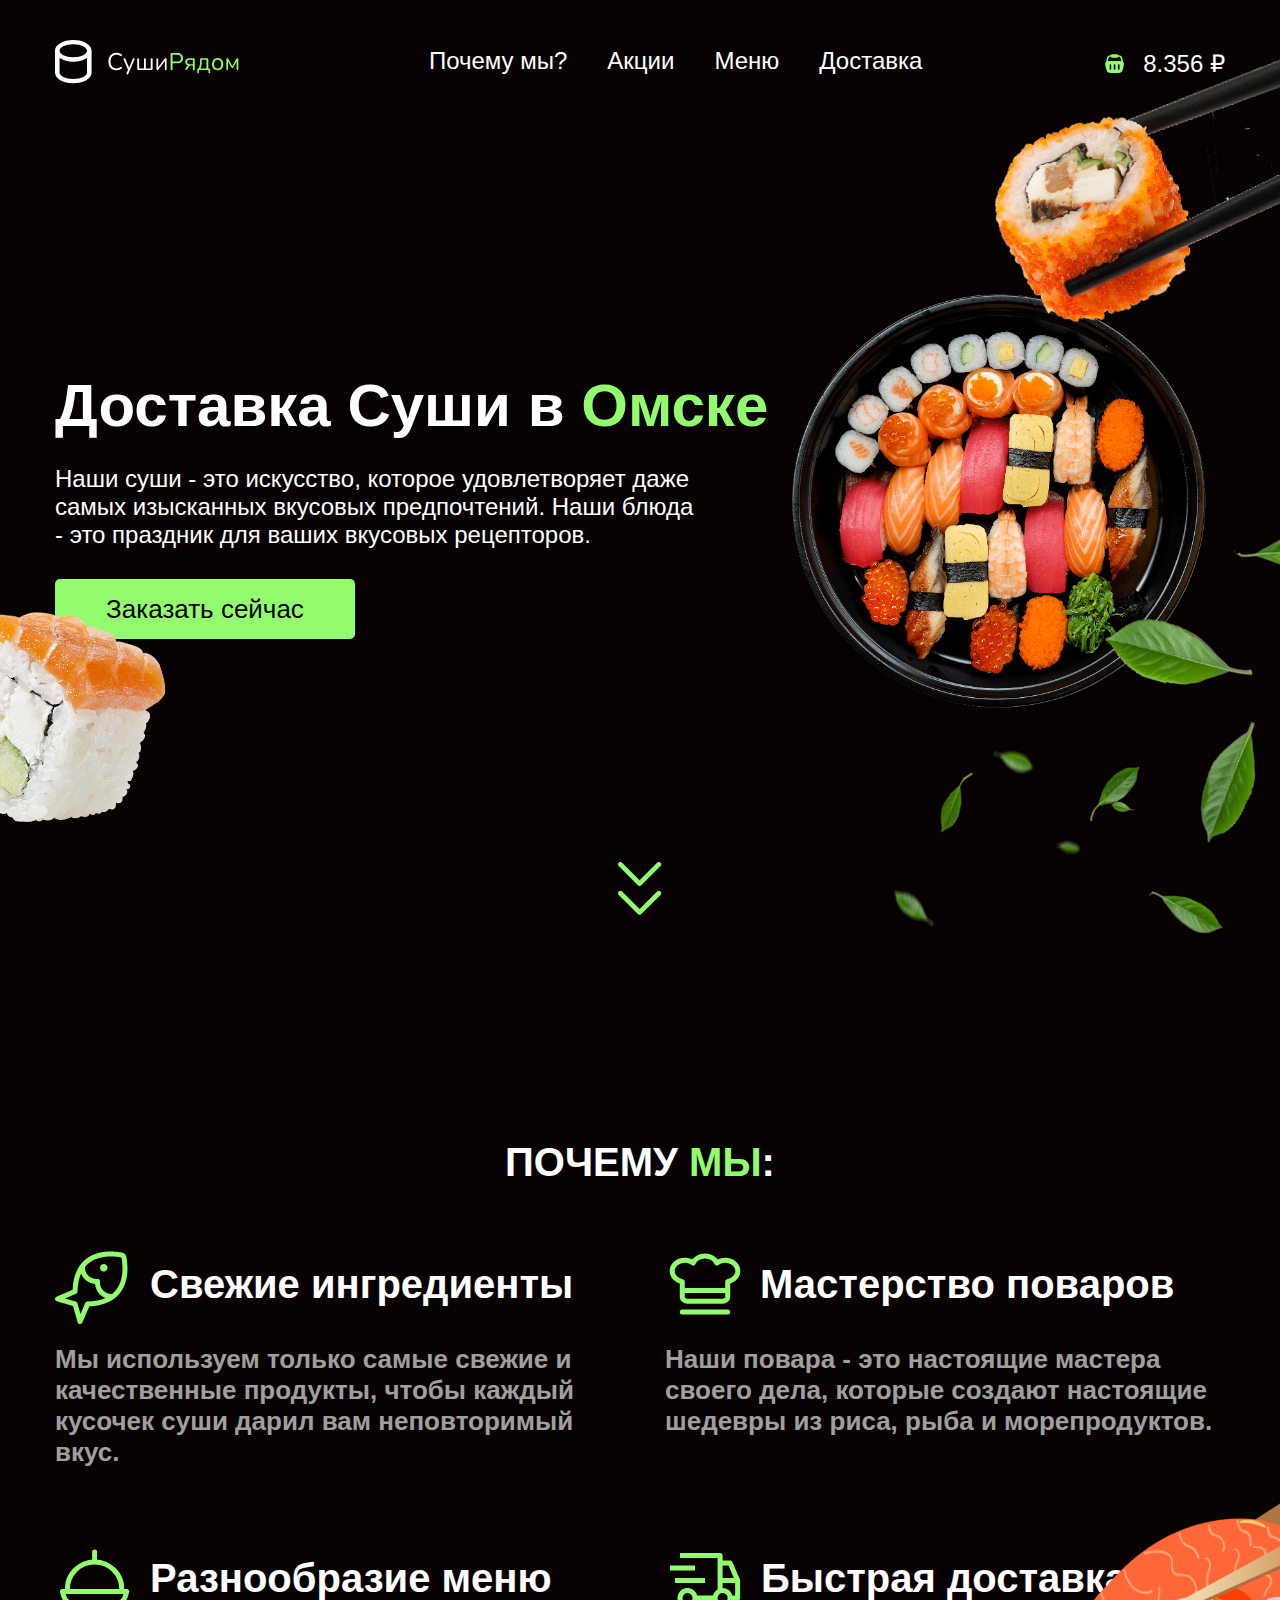
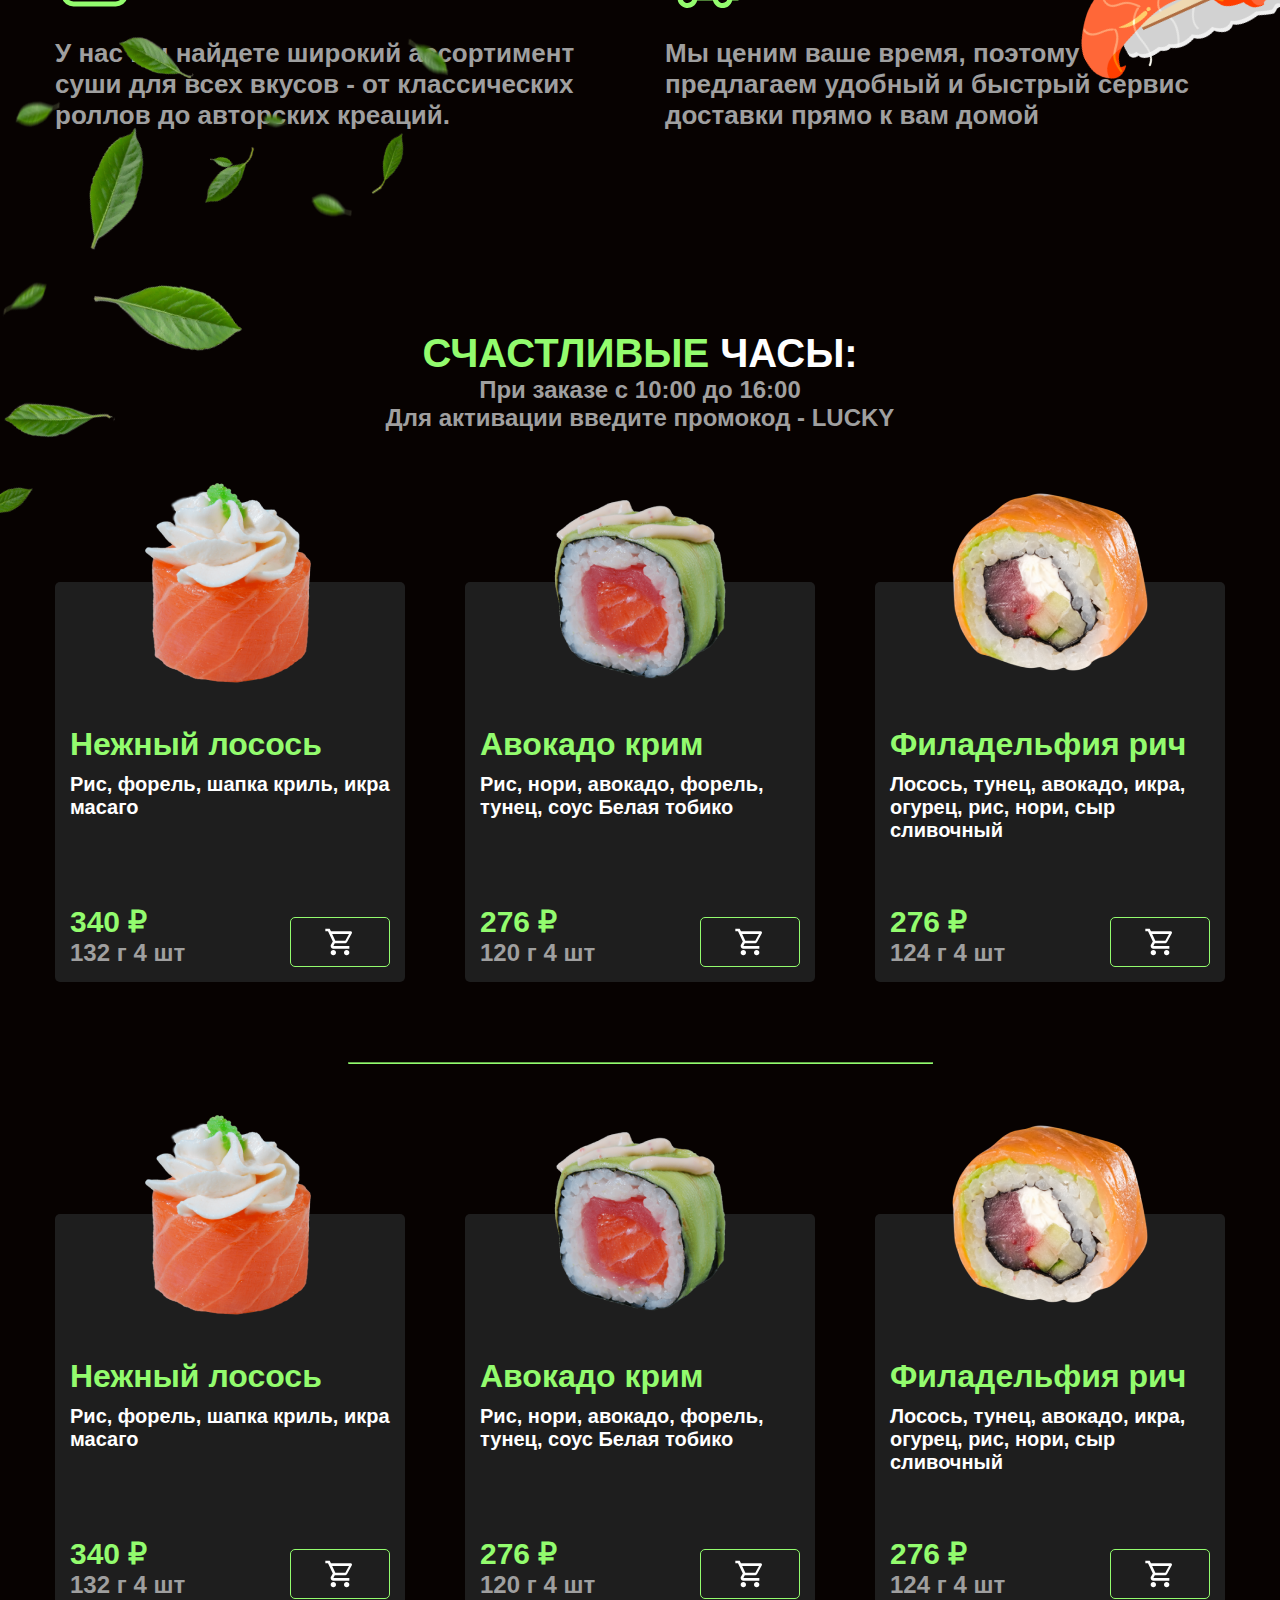
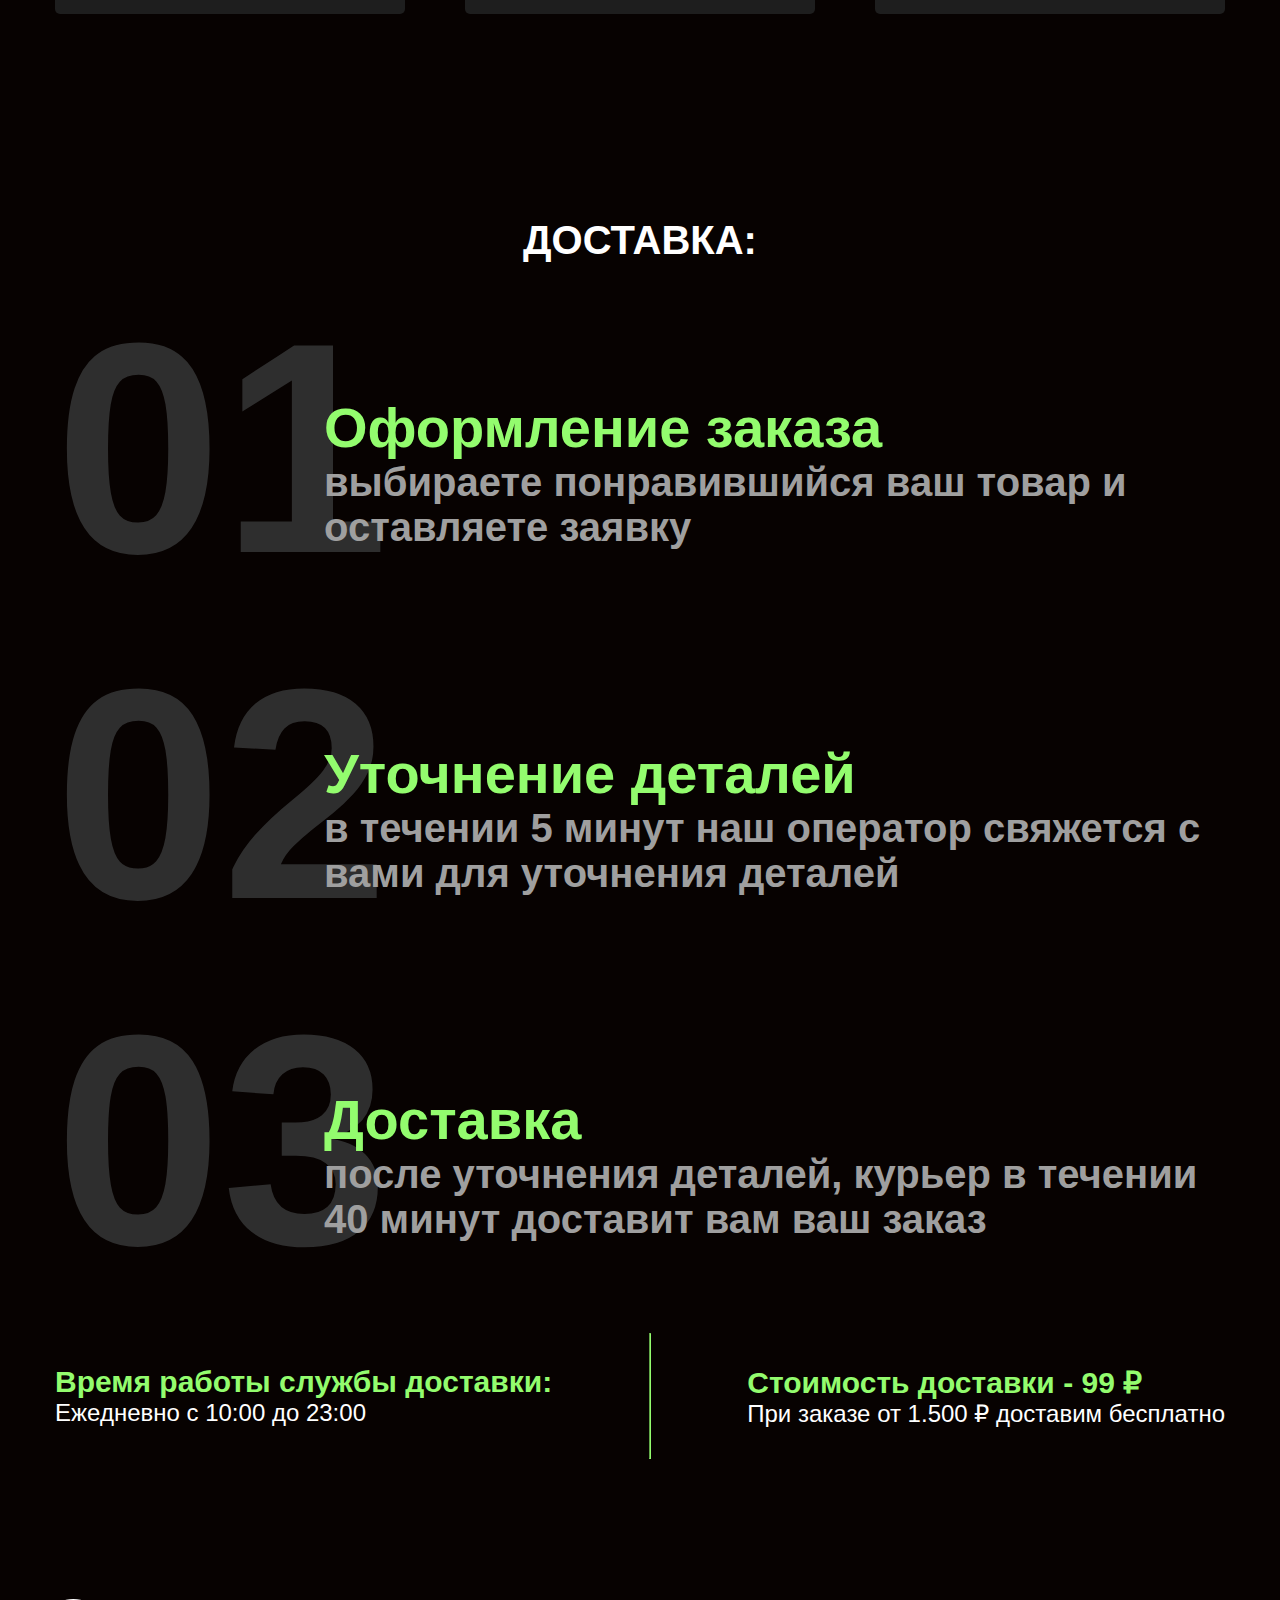
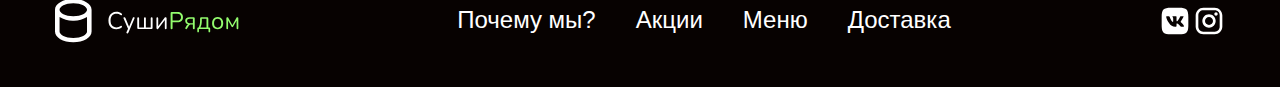
<file: index.html>
<!DOCTYPE html>
<html lang="ru">
  <head>
    <meta charset="UTF-8" />
    <meta name="viewport" content="width=device-width, initial-scale=1.0" />
    <link rel="stylesheet" href="./assests/style/style.css" />
    <script
      src="https://code.jquery.com/jquery-3.7.0.min.js"
      integrity="sha256-2Pmvv0kuTBOenSvLm6bvfBSSHrUJ+3A7x6P5Ebd07/g="
      crossorigin="anonymous"
    ></script>
    <title>СушиРядом</title>
  </head>
  <body>
    <header>
      <div class="container">
        <div class="headerInner">
          <a class="logo" href="">
            <img src="./assests/img/logo.svg" alt="logo" />
          </a>

          <ul>
            <li><a href="#advantage">Почему мы?</a></li>
            <li><a href="#catalog">Акции</a></li>
            <li><a href="#menu">Меню</a></li>
            <li><a href="#delivery">Доставка</a></li>
          </ul>

          <a href="./assests/pages/cart.html" class="cart">
            <img src="./assests/img/cart.svg" alt="cart" />
            <p class="cartPrice">8.356 ₽</p>
          </a>
        </div>
      </div>
    </header>

    <main>
      <section class="intro">
        <div class="container">
          <div class="introInner">
            <div class="introBlock">
              <h1 class="title">Доставка Суши в <span>Омске</span></h1>
              <p class="desc">
                Наши суши - это искусство, которое удовлетворяет даже самых
                изысканных вкусовых предпочтений. Наши блюда - это праздник для
                ваших вкусовых рецепторов.
              </p>
              <button class="button">Заказать сейчас</button>
            </div>
            <div class="introImg">
              <img src="./assests/img/intro.png" alt="intro" />
            </div>
          </div>
          <div class="introArrow">
            <img src="./assests/img/arrow.svg" alt="arrow" />
          </div>

          <div class="bg_a">
            <img src="./assests/img/bg/sushi_1.png" alt="sushi" />
          </div>
          <div class="bg_b">
            <img src="./assests/img/bg/sushi_3.png" alt="sushi" />
          </div>
          <div class="bg_c">
            <img src="./assests/img/bg/leaves.png" alt="leaves" />
          </div>
        </div>
      </section>

      <section class="advantage">
        <div class="container">
          <div class="advantageInner">
            <div class="advantageTitle">
              <h1 id="advantage">Почему <span>мы</span>:</h1>
            </div>

            <div class="advantageBlock">
              <div class="advantageItem">
                <div class="block">
                  <img src="./assests/img/fish.svg" alt="fish" />
                  <h2 class="title">Свежие ингредиенты</h2>
                </div>
                <p class="desc">
                  Мы используем только самые свежие и качественные продукты,
                  чтобы каждый кусочек суши дарил вам неповторимый вкус.
                </p>
              </div>

              <div class="advantageItem">
                <div class="block">
                  <img src="./assests/img/kitchen.svg" alt="kitchen" />
                  <h2 class="title">Мастерство поваров</h2>
                </div>
                <p class="desc">
                  Наши повара - это настоящие мастера своего дела, которые
                  создают настоящие шедевры из риса, рыба и морепродуктов.
                </p>
              </div>

              <div class="advantageItem">
                <div class="block">
                  <img src="./assests/img/service.svg" alt="service" />
                  <h2 class="title">Разнообразие меню</h2>
                </div>
                <p class="desc">
                  У нас вы найдете широкий ассортимент суши для всех вкусов - от
                  классических роллов до авторских креаций.
                </p>
              </div>

              <div class="advantageItem">
                <div class="block">
                  <img src="./assests/img/delivery.svg" alt="delivery" />
                  <h2 class="title">Быстрая доставка</h2>
                </div>
                <p class="desc">
                  Мы ценим ваше время, поэтому предлагаем удобный и быстрый
                  сервис доставки прямо к вам домой
                </p>
              </div>
            </div>
          </div>
        </div>

        <div class="bg_a">
          <img src="./assests/img/bg/sushi_2.png" alt="sushi" />
        </div>
        <div class="bg_b">
          <img src="./assests/img/bg/leaves.png" alt="leaves" />
        </div>
      </section>

      <section class="catalog">
        <div class="container">
          <div class="catalogInner" id="catalog">
            <h1 class="catalogTitle">Счастливые <span>часы:</span></h1>
            <p class="catalogDesc">При заказе с 10:00 до 16:00</p>
            <p class="catalogDesc">Для активации введите промокод - LUCKY</p>

            <div class="cards">
              <div class="card">
                <div class="img">
                  <img src="./assests/img/photo/image 1.png" alt="sushi" />
                </div>
                <h1 class="title">Нежный лосось</h1>
                <p class="desc">Рис, форель, шапка криль, икра масаго</p>
                <div class="info">
                  <p class="price">340 ₽</p>
                  <p class="weight">132 г 4 шт</p>
                </div>
                <button>
                  <svg
                    xmlns="http://www.w3.org/2000/svg"
                    width="32"
                    height="32"
                    viewBox="0 0 32 32"
                    fill="none"
                  >
                    <path
                      d="M22.6667 24C23.3739 24 24.0522 24.2809 24.5523 24.781C25.0524 25.2811 25.3333 25.9594 25.3333 26.6666C25.3333 27.3739 25.0524 28.0521 24.5523 28.5522C24.0522 29.0523 23.3739 29.3333 22.6667 29.3333C21.9594 29.3333 21.2812 29.0523 20.7811 28.5522C20.281 28.0521 20 27.3739 20 26.6666C20 25.1866 21.1867 24 22.6667 24ZM1.33334 2.66663H5.69334L6.94668 5.33329H26.6667C27.0203 5.33329 27.3594 5.47377 27.6095 5.72382C27.8595 5.97387 28 6.313 28 6.66663C28 6.89329 27.9333 7.11996 27.84 7.33329L23.0667 15.96C22.6133 16.7733 21.7333 17.3333 20.7333 17.3333H10.8L9.60001 19.5066L9.56001 19.6666C9.56001 19.755 9.59513 19.8398 9.65764 19.9023C9.72015 19.9648 9.80494 20 9.89334 20H25.3333V22.6666H9.33334C8.6261 22.6666 7.94782 22.3857 7.44772 21.8856C6.94763 21.3855 6.66668 20.7072 6.66668 20C6.66668 19.5333 6.78668 19.0933 6.98668 18.72L8.80001 15.4533L4.00001 5.33329H1.33334V2.66663ZM9.33334 24C10.0406 24 10.7189 24.2809 11.219 24.781C11.7191 25.2811 12 25.9594 12 26.6666C12 27.3739 11.7191 28.0521 11.219 28.5522C10.7189 29.0523 10.0406 29.3333 9.33334 29.3333C8.6261 29.3333 7.94782 29.0523 7.44772 28.5522C6.94763 28.0521 6.66668 27.3739 6.66668 26.6666C6.66668 25.1866 7.85334 24 9.33334 24ZM21.3333 14.6666L25.04 7.99996H8.18668L11.3333 14.6666H21.3333Z"
                      fill="white"
                    />
                  </svg>
                </button>
              </div>

              <div class="card">
                <div class="img">
                  <img src="./assests/img/photo/image 2.png" alt="sushi" />
                </div>
                <h1 class="title">Авокадо крим</h1>
                <p class="desc">
                  Рис, нори, авокадо, форель, тунец, соус Белая тобико
                </p>
                <div class="info">
                  <p class="price">276 ₽</p>
                  <p class="weight">120 г 4 шт</p>
                </div>
                <button>
                  <svg
                    xmlns="http://www.w3.org/2000/svg"
                    width="32"
                    height="32"
                    viewBox="0 0 32 32"
                    fill="none"
                  >
                    <path
                      d="M22.6667 24C23.3739 24 24.0522 24.2809 24.5523 24.781C25.0524 25.2811 25.3333 25.9594 25.3333 26.6666C25.3333 27.3739 25.0524 28.0521 24.5523 28.5522C24.0522 29.0523 23.3739 29.3333 22.6667 29.3333C21.9594 29.3333 21.2812 29.0523 20.7811 28.5522C20.281 28.0521 20 27.3739 20 26.6666C20 25.1866 21.1867 24 22.6667 24ZM1.33334 2.66663H5.69334L6.94668 5.33329H26.6667C27.0203 5.33329 27.3594 5.47377 27.6095 5.72382C27.8595 5.97387 28 6.313 28 6.66663C28 6.89329 27.9333 7.11996 27.84 7.33329L23.0667 15.96C22.6133 16.7733 21.7333 17.3333 20.7333 17.3333H10.8L9.60001 19.5066L9.56001 19.6666C9.56001 19.755 9.59513 19.8398 9.65764 19.9023C9.72015 19.9648 9.80494 20 9.89334 20H25.3333V22.6666H9.33334C8.6261 22.6666 7.94782 22.3857 7.44772 21.8856C6.94763 21.3855 6.66668 20.7072 6.66668 20C6.66668 19.5333 6.78668 19.0933 6.98668 18.72L8.80001 15.4533L4.00001 5.33329H1.33334V2.66663ZM9.33334 24C10.0406 24 10.7189 24.2809 11.219 24.781C11.7191 25.2811 12 25.9594 12 26.6666C12 27.3739 11.7191 28.0521 11.219 28.5522C10.7189 29.0523 10.0406 29.3333 9.33334 29.3333C8.6261 29.3333 7.94782 29.0523 7.44772 28.5522C6.94763 28.0521 6.66668 27.3739 6.66668 26.6666C6.66668 25.1866 7.85334 24 9.33334 24ZM21.3333 14.6666L25.04 7.99996H8.18668L11.3333 14.6666H21.3333Z"
                      fill="white"
                    />
                  </svg>
                </button>
              </div>

              <div class="card">
                <div class="img">
                  <img src="./assests/img/photo/image 3.png" alt="sushi" />
                </div>
                <h1 class="title">Филадельфия рич</h1>
                <p class="desc">
                  Лосось, тунец, авокадо, икра, огурец, рис, нори, сыр сливочный
                </p>
                <div class="info">
                  <p class="price">276 ₽</p>
                  <p class="weight">124 г 4 шт</p>
                </div>
                <button>
                  <svg
                    xmlns="http://www.w3.org/2000/svg"
                    width="32"
                    height="32"
                    viewBox="0 0 32 32"
                    fill="none"
                  >
                    <path
                      d="M22.6667 24C23.3739 24 24.0522 24.2809 24.5523 24.781C25.0524 25.2811 25.3333 25.9594 25.3333 26.6666C25.3333 27.3739 25.0524 28.0521 24.5523 28.5522C24.0522 29.0523 23.3739 29.3333 22.6667 29.3333C21.9594 29.3333 21.2812 29.0523 20.7811 28.5522C20.281 28.0521 20 27.3739 20 26.6666C20 25.1866 21.1867 24 22.6667 24ZM1.33334 2.66663H5.69334L6.94668 5.33329H26.6667C27.0203 5.33329 27.3594 5.47377 27.6095 5.72382C27.8595 5.97387 28 6.313 28 6.66663C28 6.89329 27.9333 7.11996 27.84 7.33329L23.0667 15.96C22.6133 16.7733 21.7333 17.3333 20.7333 17.3333H10.8L9.60001 19.5066L9.56001 19.6666C9.56001 19.755 9.59513 19.8398 9.65764 19.9023C9.72015 19.9648 9.80494 20 9.89334 20H25.3333V22.6666H9.33334C8.6261 22.6666 7.94782 22.3857 7.44772 21.8856C6.94763 21.3855 6.66668 20.7072 6.66668 20C6.66668 19.5333 6.78668 19.0933 6.98668 18.72L8.80001 15.4533L4.00001 5.33329H1.33334V2.66663ZM9.33334 24C10.0406 24 10.7189 24.2809 11.219 24.781C11.7191 25.2811 12 25.9594 12 26.6666C12 27.3739 11.7191 28.0521 11.219 28.5522C10.7189 29.0523 10.0406 29.3333 9.33334 29.3333C8.6261 29.3333 7.94782 29.0523 7.44772 28.5522C6.94763 28.0521 6.66668 27.3739 6.66668 26.6666C6.66668 25.1866 7.85334 24 9.33334 24ZM21.3333 14.6666L25.04 7.99996H8.18668L11.3333 14.6666H21.3333Z"
                      fill="white"
                    />
                  </svg>
                </button>
              </div>
            </div>

            <hr id="menu" />

            <div class="cards">
              <div class="card">
                <div class="img">
                  <img src="./assests/img/photo/image 1.png" alt="sushi" />
                </div>
                <h1 class="title">Нежный лосось</h1>
                <p class="desc">Рис, форель, шапка криль, икра масаго</p>
                <div class="info">
                  <p class="price">340 ₽</p>
                  <p class="weight">132 г 4 шт</p>
                </div>
                <button>
                  <svg
                    xmlns="http://www.w3.org/2000/svg"
                    width="32"
                    height="32"
                    viewBox="0 0 32 32"
                    fill="none"
                  >
                    <path
                      d="M22.6667 24C23.3739 24 24.0522 24.2809 24.5523 24.781C25.0524 25.2811 25.3333 25.9594 25.3333 26.6666C25.3333 27.3739 25.0524 28.0521 24.5523 28.5522C24.0522 29.0523 23.3739 29.3333 22.6667 29.3333C21.9594 29.3333 21.2812 29.0523 20.7811 28.5522C20.281 28.0521 20 27.3739 20 26.6666C20 25.1866 21.1867 24 22.6667 24ZM1.33334 2.66663H5.69334L6.94668 5.33329H26.6667C27.0203 5.33329 27.3594 5.47377 27.6095 5.72382C27.8595 5.97387 28 6.313 28 6.66663C28 6.89329 27.9333 7.11996 27.84 7.33329L23.0667 15.96C22.6133 16.7733 21.7333 17.3333 20.7333 17.3333H10.8L9.60001 19.5066L9.56001 19.6666C9.56001 19.755 9.59513 19.8398 9.65764 19.9023C9.72015 19.9648 9.80494 20 9.89334 20H25.3333V22.6666H9.33334C8.6261 22.6666 7.94782 22.3857 7.44772 21.8856C6.94763 21.3855 6.66668 20.7072 6.66668 20C6.66668 19.5333 6.78668 19.0933 6.98668 18.72L8.80001 15.4533L4.00001 5.33329H1.33334V2.66663ZM9.33334 24C10.0406 24 10.7189 24.2809 11.219 24.781C11.7191 25.2811 12 25.9594 12 26.6666C12 27.3739 11.7191 28.0521 11.219 28.5522C10.7189 29.0523 10.0406 29.3333 9.33334 29.3333C8.6261 29.3333 7.94782 29.0523 7.44772 28.5522C6.94763 28.0521 6.66668 27.3739 6.66668 26.6666C6.66668 25.1866 7.85334 24 9.33334 24ZM21.3333 14.6666L25.04 7.99996H8.18668L11.3333 14.6666H21.3333Z"
                      fill="white"
                    />
                  </svg>
                </button>
              </div>

              <div class="card">
                <div class="img">
                  <img src="./assests/img/photo/image 2.png" alt="sushi" />
                </div>
                <h1 class="title">Авокадо крим</h1>
                <p class="desc">
                  Рис, нори, авокадо, форель, тунец, соус Белая тобико
                </p>
                <div class="info">
                  <p class="price">276 ₽</p>
                  <p class="weight">120 г 4 шт</p>
                </div>
                <button>
                  <svg
                    xmlns="http://www.w3.org/2000/svg"
                    width="32"
                    height="32"
                    viewBox="0 0 32 32"
                    fill="none"
                  >
                    <path
                      d="M22.6667 24C23.3739 24 24.0522 24.2809 24.5523 24.781C25.0524 25.2811 25.3333 25.9594 25.3333 26.6666C25.3333 27.3739 25.0524 28.0521 24.5523 28.5522C24.0522 29.0523 23.3739 29.3333 22.6667 29.3333C21.9594 29.3333 21.2812 29.0523 20.7811 28.5522C20.281 28.0521 20 27.3739 20 26.6666C20 25.1866 21.1867 24 22.6667 24ZM1.33334 2.66663H5.69334L6.94668 5.33329H26.6667C27.0203 5.33329 27.3594 5.47377 27.6095 5.72382C27.8595 5.97387 28 6.313 28 6.66663C28 6.89329 27.9333 7.11996 27.84 7.33329L23.0667 15.96C22.6133 16.7733 21.7333 17.3333 20.7333 17.3333H10.8L9.60001 19.5066L9.56001 19.6666C9.56001 19.755 9.59513 19.8398 9.65764 19.9023C9.72015 19.9648 9.80494 20 9.89334 20H25.3333V22.6666H9.33334C8.6261 22.6666 7.94782 22.3857 7.44772 21.8856C6.94763 21.3855 6.66668 20.7072 6.66668 20C6.66668 19.5333 6.78668 19.0933 6.98668 18.72L8.80001 15.4533L4.00001 5.33329H1.33334V2.66663ZM9.33334 24C10.0406 24 10.7189 24.2809 11.219 24.781C11.7191 25.2811 12 25.9594 12 26.6666C12 27.3739 11.7191 28.0521 11.219 28.5522C10.7189 29.0523 10.0406 29.3333 9.33334 29.3333C8.6261 29.3333 7.94782 29.0523 7.44772 28.5522C6.94763 28.0521 6.66668 27.3739 6.66668 26.6666C6.66668 25.1866 7.85334 24 9.33334 24ZM21.3333 14.6666L25.04 7.99996H8.18668L11.3333 14.6666H21.3333Z"
                      fill="white"
                    />
                  </svg>
                </button>
              </div>

              <div class="card">
                <div class="img">
                  <img src="./assests/img/photo/image 3.png" alt="sushi" />
                </div>
                <h1 class="title">Филадельфия рич</h1>
                <p class="desc">
                  Лосось, тунец, авокадо, икра, огурец, рис, нори, сыр сливочный
                </p>
                <div class="info">
                  <p class="price">276 ₽</p>
                  <p class="weight">124 г 4 шт</p>
                </div>
                <button>
                  <svg
                    xmlns="http://www.w3.org/2000/svg"
                    width="32"
                    height="32"
                    viewBox="0 0 32 32"
                    fill="none"
                  >
                    <path
                      d="M22.6667 24C23.3739 24 24.0522 24.2809 24.5523 24.781C25.0524 25.2811 25.3333 25.9594 25.3333 26.6666C25.3333 27.3739 25.0524 28.0521 24.5523 28.5522C24.0522 29.0523 23.3739 29.3333 22.6667 29.3333C21.9594 29.3333 21.2812 29.0523 20.7811 28.5522C20.281 28.0521 20 27.3739 20 26.6666C20 25.1866 21.1867 24 22.6667 24ZM1.33334 2.66663H5.69334L6.94668 5.33329H26.6667C27.0203 5.33329 27.3594 5.47377 27.6095 5.72382C27.8595 5.97387 28 6.313 28 6.66663C28 6.89329 27.9333 7.11996 27.84 7.33329L23.0667 15.96C22.6133 16.7733 21.7333 17.3333 20.7333 17.3333H10.8L9.60001 19.5066L9.56001 19.6666C9.56001 19.755 9.59513 19.8398 9.65764 19.9023C9.72015 19.9648 9.80494 20 9.89334 20H25.3333V22.6666H9.33334C8.6261 22.6666 7.94782 22.3857 7.44772 21.8856C6.94763 21.3855 6.66668 20.7072 6.66668 20C6.66668 19.5333 6.78668 19.0933 6.98668 18.72L8.80001 15.4533L4.00001 5.33329H1.33334V2.66663ZM9.33334 24C10.0406 24 10.7189 24.2809 11.219 24.781C11.7191 25.2811 12 25.9594 12 26.6666C12 27.3739 11.7191 28.0521 11.219 28.5522C10.7189 29.0523 10.0406 29.3333 9.33334 29.3333C8.6261 29.3333 7.94782 29.0523 7.44772 28.5522C6.94763 28.0521 6.66668 27.3739 6.66668 26.6666C6.66668 25.1866 7.85334 24 9.33334 24ZM21.3333 14.6666L25.04 7.99996H8.18668L11.3333 14.6666H21.3333Z"
                      fill="white"
                    />
                  </svg>
                </button>
              </div>
            </div>
          </div>
        </div>
      </section>

      <section class="delivery">
        <div class="container">
          <div class="deliveryInner">
            <h1 class="deliveryTitle" id="delivery">Доставка:</h1>
            <div class="stages">
              <div class="stage">
                <h1 class="number">01</h1>
                <div class="block">
                  <h2 class="title">Оформление заказа</h2>
                  <p class="desc">
                    выбираете понравившийся ваш товар и оставляете заявку
                  </p>
                </div>
              </div>
              <div class="stage">
                <h1 class="number">02</h1>
                <div class="block">
                  <h2 class="title">Уточнение деталей</h2>
                  <p class="desc">
                    в течении 5 минут наш оператор свяжется с вами для уточнения
                    деталей
                  </p>
                </div>
              </div>
              <div class="stage">
                <h1 class="number">03</h1>
                <div class="block">
                  <h2 class="title">Доставка</h2>
                  <p class="desc">
                    после уточнения деталей, курьер в течении 40 минут доставит
                    вам ваш заказ
                  </p>
                </div>
              </div>
            </div>
          </div>
        </div>
      </section>

      <section class="maps">
        <div class="container">
          <div class="mapsInner">
            <div class="block">
              <div class="time">
                <h2 class="title">Время работы службы доставки:</h2>
                <p class="desc">Ежедневно с 10:00 до 23:00</p>
              </div>
              <hr />
              <div class="price">
                <h2 class="title">Стоимость доставки - 99 ₽</h2>
                <p class="desc">При заказе от 1.500 ₽ доставим бесплатно</p>
              </div>
            </div>
            <div class="map">
              <script
                type="text/javascript"
                charset="utf-8"
                async
                src="https://api-maps.yandex.ru/services/constructor/1.0/js/?um=constructor%3Ad2b671b038099e7a16516444b2e8f734bbafedd79c113d287cedb62d2cba965c&amp;width=100%25&amp;height=500&amp;lang=ru_RU&amp;scroll=true"
              ></script>
            </div>
          </div>
        </div>
      </section>
    </main>

    <footer>
      <div class="container">
        <div class="footerInner">
          <a class="logo" href="">
            <img src="./assests/img/logo.svg" alt="logo" />
          </a>

          <ul>
            <li><a href="#advantage">Почему мы?</a></li>
            <li><a href="#catalog">Акции</a></li>
            <li><a href="#menu">Меню</a></li>
            <li><a href="#delivery">Доставка</a></li>
          </ul>

          <div class="link">
            <a href="https://vk.com" target="_blank">
              <img src="./assests/img/vk.svg" alt="vk" />
            </a>
            <a href="https://instagram.com" target="_blank">
              <img src="./assests/img/inst.svg" alt="inst" />
            </a>
          </div>
        </div>
      </div>
    </footer>

    <script src="./assests/scripts/main.js"></script>
  </body>
</html>
</file>
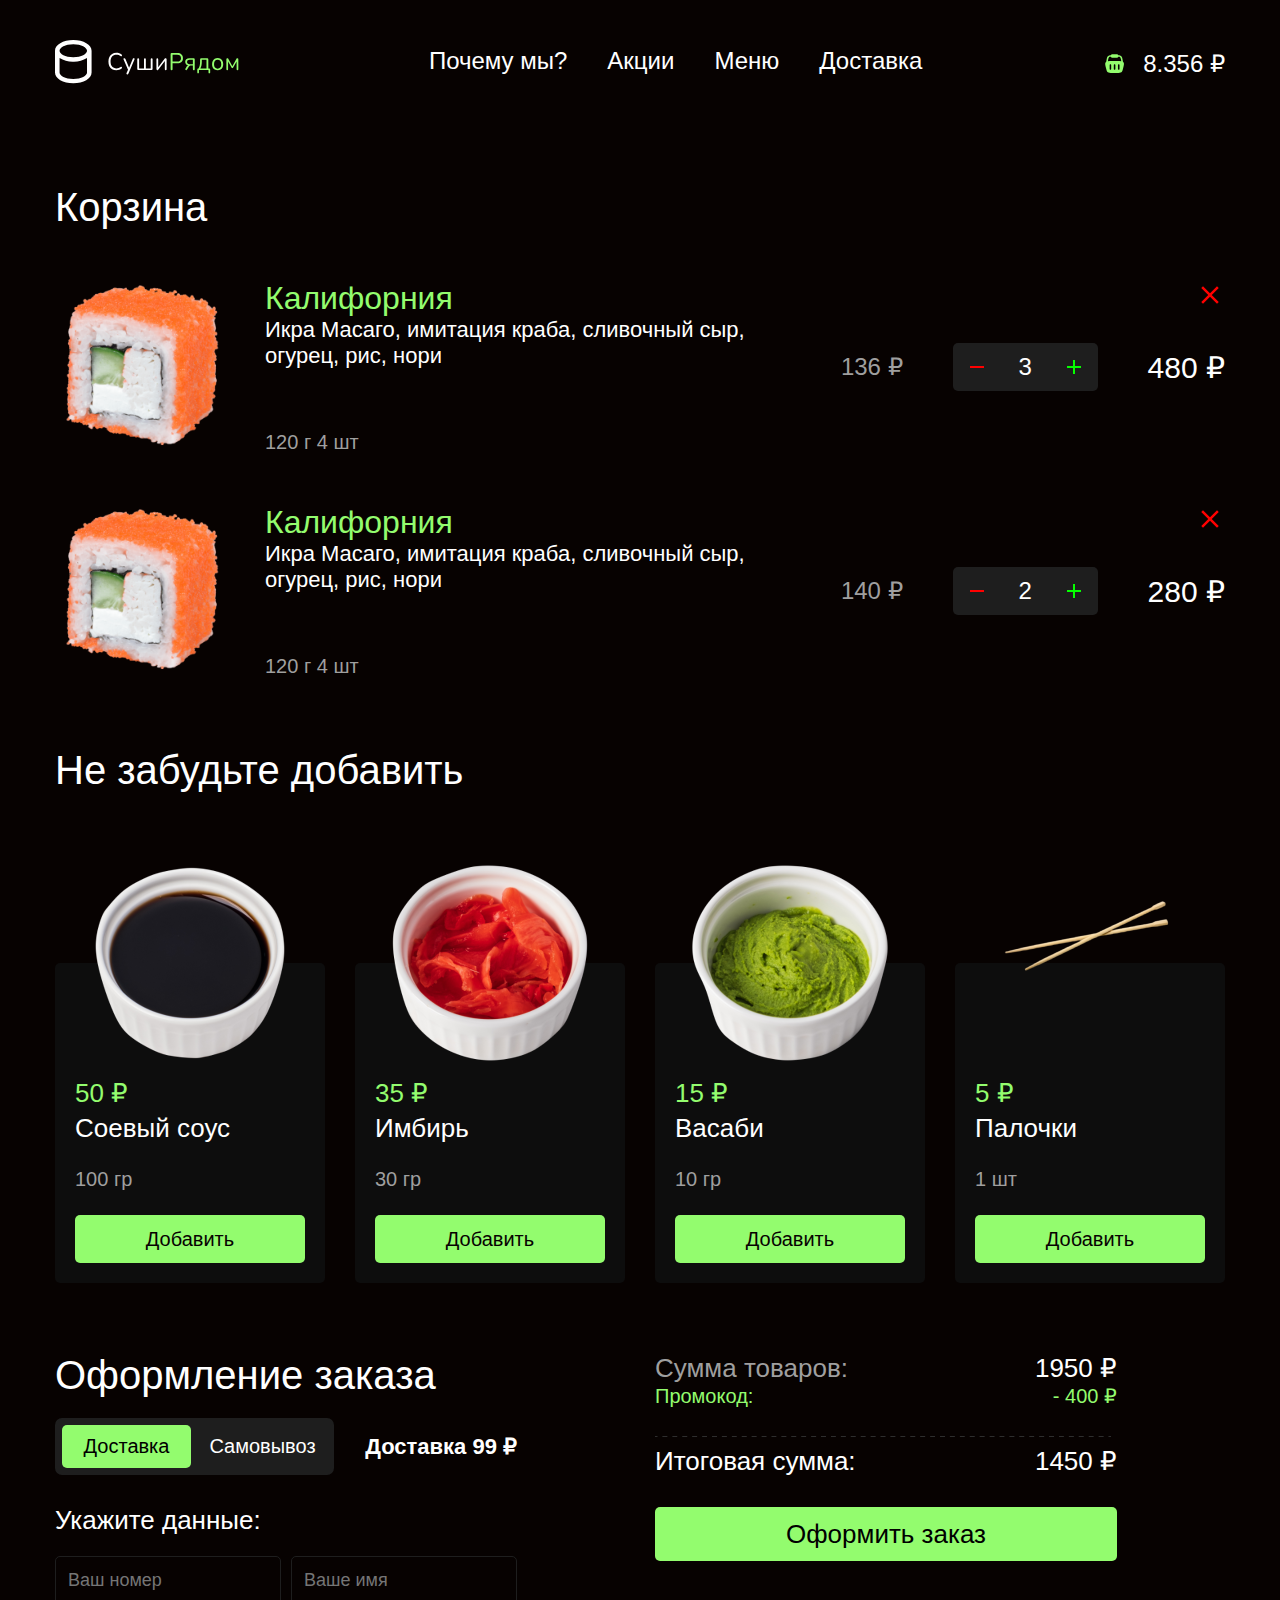
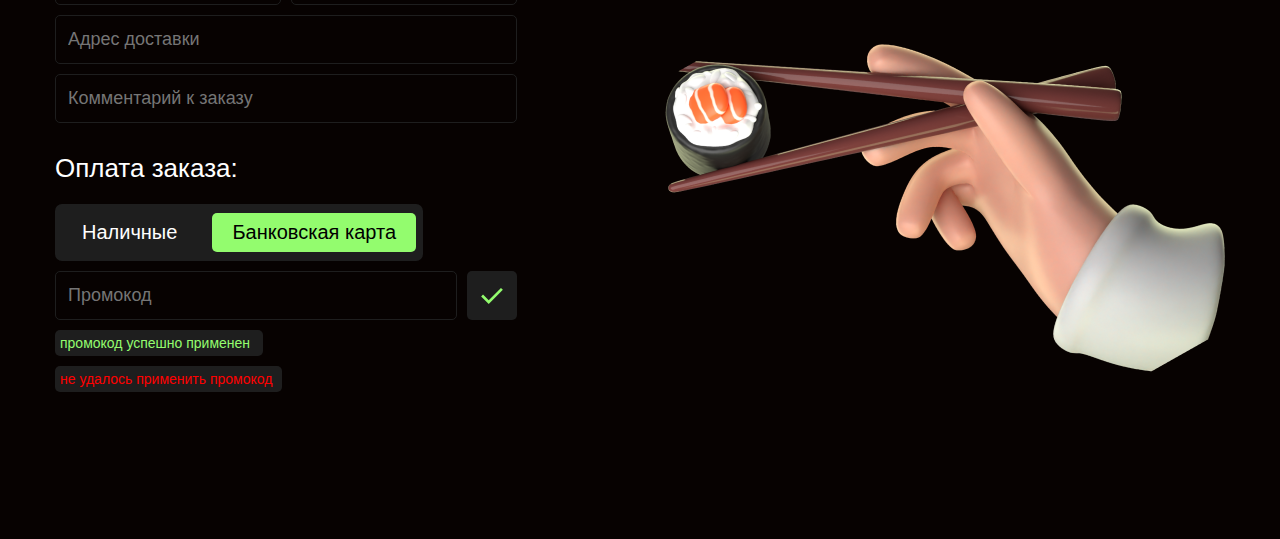
<file: assests/pages/cart.html>
<!DOCTYPE html>
<html lang="ru">
  <head>
    <meta charset="UTF-8" />
    <meta name="viewport" content="width=device-width, initial-scale=1.0" />
    <link rel="stylesheet" href="../style/style.css" />
    <script
      src="https://code.jquery.com/jquery-3.7.0.min.js"
      integrity="sha256-2Pmvv0kuTBOenSvLm6bvfBSSHrUJ+3A7x6P5Ebd07/g="
      crossorigin="anonymous"
    ></script>
    <title>СушиРядом - Оформление заказа</title>
  </head>
  <body>
    <header>
      <div class="container">
        <div class="headerInner">
          <a class="logo" href="">
            <img src="../img/logo.svg" alt="logo" />
          </a>

          <ul>
            <li><a href="#advantage">Почему мы?</a></li>
            <li><a href="#catalog">Акции</a></li>
            <li><a href="#menu">Меню</a></li>
            <li><a href="#delivery">Доставка</a></li>
          </ul>

          <a href="./assests/pages/cart.html" class="cart">
            <img src="../img/cart.svg" alt="cart" />
            <p class="cartPrice">8.356 ₽</p>
          </a>
        </div>
      </div>
    </header>

    <main>
      <section class="cart">
        <div class="container">
          <div class="cartInner">
            <div class="cartTitle">Корзина</div>
            <div class="carts">
              <div class="item">
                <div class="left">
                  <div class="img">
                    <img src="../img/photo/image 4.png" alt="sushi" />
                  </div>
                  <div class="info">
                    <div class="top">
                      <h2 class="title">Калифорния</h2>
                      <p class="desc">
                        Икра Масаго, имитация краба, сливочный сыр, огурец, рис,
                        нори
                      </p>
                    </div>
                    <p class="height">120 г 4 шт</p>
                  </div>
                </div>
                <div class="right">
                  <h2 class="unit">136 ₽</h2>
                  <div class="count">
                    <button class="dec">
                      <img src="../img/dec.svg" alt="dec" />
                    </button>
                    <p class="number">3</p>
                    <button class="inc">
                      <img src="../img/inc.svg" alt="inc" />
                    </button>
                  </div>
                  <h2 class="price">480 ₽</h2>
                  <button class="delete">
                    <img src="../img/close.svg" alt="close" />
                  </button>
                </div>
              </div>

              <div class="item">
                <div class="left">
                  <div class="img">
                    <img src="../img/photo/image 4.png" alt="sushi" />
                  </div>
                  <div class="info">
                    <div class="top">
                      <h2 class="title">Калифорния</h2>
                      <p class="desc">
                        Икра Масаго, имитация краба, сливочный сыр, огурец, рис,
                        нори
                      </p>
                    </div>

                    <p class="height">120 г 4 шт</p>
                  </div>
                </div>
                <div class="right">
                  <h2 class="unit">140 ₽</h2>
                  <div class="count">
                    <button class="dec">
                      <img src="../img/dec.svg" alt="dec" />
                    </button>
                    <p class="number">2</p>
                    <button class="inc">
                      <img src="../img/inc.svg" alt="inc" />
                    </button>
                  </div>
                  <h2 class="price">280 ₽</h2>
                  <button class="delete">
                    <img src="../img/close.svg" alt="close" />
                  </button>
                </div>
              </div>
            </div>
          </div>
        </div>
      </section>

      <section class="other">
        <div class="container">
          <div class="otherInner">
            <div class="otherTitle">Не забудьте добавить</div>

            <div class="otherCards">
              <div class="otherCard">
                <div class="img">
                  <img src="../img/other/sauсe_1.png" alt="sauce" />
                </div>
                <h2 class="title">50 ₽</h2>
                <p class="desc">Соевый соус</p>

                <p class="height">100 гр</p>

                <button class="add">Добавить</button>
              </div>

              <div class="otherCard">
                <div class="img">
                  <img src="../img/other/sauce_2.png" alt="sauce" />
                </div>
                <h2 class="title">35 ₽</h2>
                <p class="desc">Имбирь</p>

                <p class="height">30 гр</p>

                <button class="add">Добавить</button>
              </div>

              <div class="otherCard">
                <div class="img">
                  <img src="../img/other/sauce_3.png" alt="sauce" />
                </div>
                <h2 class="title">15 ₽</h2>
                <p class="desc">Васаби</p>

                <p class="height">10 гр</p>

                <button class="add">Добавить</button>
              </div>

              <div class="otherCard">
                <div class="img">
                  <img src="../img/other/sticks.png" alt="sticks" />
                </div>
                <h2 class="title">5 ₽</h2>
                <p class="desc">Палочки</p>

                <p class="height">1 шт</p>

                <button class="add">Добавить</button>
              </div>
            </div>
          </div>
        </div>
      </section>

      <section class="checkout">
        <div class="container">
          <div class="checkoutInner">
            <form action="" method="post" class="checkoutForm">
              <div class="checkoutTitle">Оформление заказа</div>

              <div class="deliveryType">
                <div class="toggle">
                  <div class="radioButton">
                    <input type="radio" name="delivery" id="delivery" checked />
                    <label for="delivery">Доставка</label>
                  </div>
                  <div class="radioButton">
                    <input type="radio" name="delivery" id="pickup" />
                    <label for="pickup">Самовывоз</label>
                  </div>
                </div>
                <p class="title">Доставка 99 ₽</p>
              </div>

              <div class="change">
                <p class="title">Укажите данные:</p>
                <div class="delivery">
                  <div class="group">
                    <input type="text" placeholder="Ваш номер" />
                    <input type="text" placeholder="Ваше имя" />
                  </div>
                  <input type="text" placeholder="Адрес доставки" />
                  <input type="text" placeholder="Комментарий к заказу" />
                </div>
                <div class="pickup">
                  <select name="" id="">
                    <option value="">ул. Леконта, 1</option>
                    <option value="">ул. Серова, 20</option>
                    <option value="">ул. Ленина, 34</option>
                  </select>
                  <textarea placeholder="Комментарий к заказу"></textarea>
                </div>
              </div>

              <div class="pay">
                <p class="title">Оплата заказа:</p>
                <div class="toggle">
                  <div class="radioButton">
                    <input type="radio" name="pay" id="cash" />
                    <label for="cash">Наличные</label>
                  </div>
                  <div class="radioButton">
                    <input type="radio" name="pay" id="cashless" checked />
                    <label for="cashless">Банковская карта</label>
                  </div>
                </div>
                <div class="promocode">
                  <input type="text" placeholder="Промокод" />
                  <button>
                    <svg
                      xmlns="http://www.w3.org/2000/svg"
                      width="32"
                      height="32"
                      viewBox="0 0 32 32"
                      fill="none"
                    >
                      <path
                        d="M12.7333 24L5.1333 16.4L7.0333 14.5L12.7333 20.2L24.9666 7.96667L26.8666 9.86668L12.7333 24Z"
                        fill="#93FC6E"
                      />
                    </svg>
                  </button>
                </div>
                <div class="error">
                  <p class="success">промокод успешно применен</p>
                  <p class="cancel">не удалось применить промокод</p>
                </div>
              </div>

              <div class="check">
                <div class="sum">
                  <p class="title">Сумма товаров:</p>
                  <p class="price">1950 ₽</p>
                </div>
                <div class="promocode">
                  <p class="title">Промокод:</p>
                  <p class="price">- 400 ₽</p>
                </div>
                <div class="img">
                  <img src="../img/line.png" alt="line" />
                </div>
                <div class="totalSum">
                  <p class="title">Итоговая сумма:</p>
                  <p class="price">1450 ₽</p>
                </div>
                <div class="button">
                  <button>Оформить заказ</button>
                  <div class="imgBg">
                    <img src="../img/pay.png" alt="pay" />
                  </div>
                </div>
              </div>
            </form>
          </div>
        </div>
      </section>
    </main>

    <script src="../scripts/main.js"></script>
  </body>
</html>
</file>
<file: assests/style/style.css>
/* Global Styles */
*,
*::before,
*::after {
  margin: 0;
  padding: 0;
  box-sizing: border-box;
  font-family: Nunito, sans-serif;
}

ol,
li,
ul {
  list-style-type: none;
}

a,
button,
input {
  text-decoration: none;
  color: black;
  -webkit-tap-highlight-color: transparent;
}

.container {
  max-width: 1200px;
  width: 100%;
  margin: 0 auto;
  padding: 0 15px;
}

body {
  background: #070201;
  overflow-x: hidden;
}

/* Main Page */
/* Header */
.headerInner {
  margin-top: 40px;
  display: flex;
  align-items: center;
  justify-content: space-between;
}

.headerInner ul,
.footerInner ul {
  display: flex;
  align-items: center;
  column-gap: 40px;
}

.headerInner ul li a,
.footerInner ul li a {
  color: #fff;
  font-size: 24px;
  font-weight: 400;

  position: relative;
}

.headerInner ul li a:after,
.footerInner ul li a:after {
  display: block;
  content: "";
  border-bottom: 2px solid #93fc6e;
  transform: scaleX(0);
  transition: 0.5s all;
  max-width: 50%;
  margin: 0 auto;
  padding-bottom: 5px;
}

.headerInner ul li a:hover:after,
.footerInner ul li a:hover:after {
  transform: scaleX(1);
}

.headerInner .cart {
  display: flex;
  align-items: center;
  column-gap: 15px;
}

.headerInner .cart .cartPrice {
  color: #fff;
  font-size: 24px;
  font-weight: 400;
}

/* Intro */
.intro {
  display: flex;
}

.intro .bg_a img {
  width: 422px;
  height: 255px;
  transform: rotate(-9.4deg);
  position: absolute;
  top: 53px;
  right: -120px;
}

.intro .bg_b img {
  width: 290px;
  height: 285px;
  transform: rotate(20deg);
  position: absolute;
  top: 569px;
  left: -98px;
}

.intro .bg_c img {
  position: absolute;
  top: 516px;
  right: -225px;
  transform: rotate(-30deg);
  width: 652px;
  height: 479px;
}

.introInner {
  display: flex;
  justify-content: space-between;
  align-items: center;

  margin-top: 190px;
}

.introBlock .title {
  color: #fff;
  font-size: 60px;
  font-weight: 700;
}

.introBlock .title span {
  color: #93fc6e;
}

.introBlock .desc {
  color: #fff;
  font-size: 24px;
  font-weight: 400;

  margin-top: 25px;
  max-width: 642px;
}

.introBlock .button {
  display: flex;
  align-items: center;
  justify-content: center;
  border: none;
  outline: none;
  cursor: pointer;
  width: 300px;
  height: 60px;
  background: #93fc6e;
  color: #000;
  font-size: 26px;
  font-weight: 400;
  border-radius: 5px;
  transition: all 0.3s ease;

  margin-top: 30px;
}

.introBlock .button:hover {
  background: #7fd460;
}

.introImg img {
  width: 450px;
  height: 450px;
}

.introArrow {
  display: flex;
  align-items: center;
  justify-content: center;

  margin-top: 130px;
}

/* Advantage */
.advantage {
  display: flex;
  position: relative;
}

.advantage .bg_a img {
  transform: rotate(-29deg);
  position: absolute;
  top: 440px;
  right: -196px;
  width: 450px;
  height: 450px;
}

.advantage .bg_b img {
  transform: rotate(149deg);
  position: absolute;
  top: 660px;
  left: -160px;
  width: 652px;
  height: 479px;
}

.advantageInner {
  margin-top: 225px;
}

.advantageTitle {
  display: flex;
  align-items: center;
  justify-content: center;
}

.advantageTitle h1 {
  color: #fff;
  font-size: 40px;
  font-weight: 700;
  text-transform: uppercase;
}

.advantageTitle h1 span {
  color: #93fc6e;
}

.advantageBlock {
  display: grid;
  grid-template-columns: repeat(2, 1fr);
  gap: 70px 50px;

  margin-top: 59px;
}

.advantageItem {
  width: 560px;
}

.advantageItem .block {
  display: flex;
  align-items: center;
  column-gap: 15px;
}

.advantageItem .block .title {
  color: #fff;
  font-size: 40px;
  font-weight: 700;
}

.advantageItem .desc {
  color: #9f9f9f;
  font-size: 26px;
  font-weight: 700;

  margin-top: 20px;
}

/* Catalog */
.catalog {
  display: flex;
}

.catalogInner {
  margin-top: 200px;
  /* display: flex;
  align-items: center;
  justify-content: center; */
}

.catalogInner .catalogTitle {
  color: #93fc6e;
  font-size: 40px;
  font-weight: 700;
  text-transform: uppercase;
  text-align: center;
}

.catalogInner .catalogTitle span {
  color: #fff;
}

.catalogInner .catalogDesc {
  color: #9f9f9f;
  font-size: 24px;
  font-weight: 700;
  text-align: center;
}

.cards {
  display: grid;
  grid-template-columns: repeat(3, 1fr);
  gap: 60px;
  position: relative;

  margin-top: 150px;
}

.catalogInner hr {
  border-color: #93fc6e;
  width: 50%;
  height: 1px;
  margin: 80px auto;
  border-radius: 50px;
}

.card {
  width: 350px;
  height: 400px;
  background: #1e1e1e;
  border-radius: 5px;

  padding: 15px;
  position: relative;
}

.card .img {
  display: flex;
  align-items: center;
  justify-content: center;
  transition: top ease-in-out 0.5s;
  position: absolute;
  top: -104px;
  right: 0;
  left: 0;
}

.card:hover .img {
  top: -120px;
}

.card .title {
  color: #93fc6e;
  font-size: 32px;
  font-weight: 700;

  margin-top: 129px;
}

.card .desc {
  color: #fff;
  font-size: 20px;
  font-weight: 700;

  margin-top: 10px;
}

.card .info {
  position: absolute;
  bottom: 15px;
  left: 15px;
}

.card .info .price {
  color: #93fc6e;
  font-size: 30px;
  font-weight: 700;
}

.card .info .weight {
  color: #9f9f9f;
  font-size: 24px;
  font-weight: 700;
}

.card button {
  width: 100px;
  height: 50px;
  background: transparent;
  border: 1px solid #93fc6e;
  border-radius: 5px;
  outline: none;
  cursor: pointer;
  transition: all 0.2s ease;
  display: flex;
  align-items: center;
  justify-content: center;

  position: absolute;
  bottom: 15px;
  right: 15px;
}

.card button:hover {
  background: #93fc6e;
}

.card button:hover svg path {
  fill: black;
}

/* Delivery */
.delivery {
  display: flex;
}

.deliveryInner {
  margin-top: 204px;
}

.deliveryTitle {
  text-align: center;
  color: #fff;
  font-size: 40px;
  font-weight: 700;
  text-transform: uppercase;
}

.stages {
  display: flex;
  flex-direction: column;
}

.stage {
  position: relative;
}

.stage:first-child {
  margin-top: 12px;
}

.stage .number {
  color: #2e2e2e;
  font-size: 300px;
  font-weight: 700;
  user-select: none;
}

.stage .block {
  position: absolute;
  top: 120px;
  left: 269px;
}

.stage .title {
  color: #93fc6e;
  font-size: 56px;
  font-weight: 700;
}

.stage .desc {
  color: #9f9f9f;
  font-size: 40px;
  font-weight: 700;
}

/* Maps */
.maps {
  display: flex;
}

.mapsInner .block {
  margin: 20px 0 40px;
  display: flex;
  justify-content: space-between;
  align-items: center;
}

.mapsInner .block hr {
  height: 126px;
  width: 1px;
  border-color: #93fc6e;
}

.mapsInner .block .time .title,
.mapsInner .block .price .title {
  color: #93fc6e;
  font-size: 30px;
  font-weight: 700;
}

.mapsInner .block .time .desc,
.mapsInner .block .price .desc {
  color: #fff;
  font-size: 24px;
  font-weight: 400;
}

.mapsInner .map {
  filter: invert(1);
}

/* Footer */
.footerInner {
  margin: 100px 0 40px;
  display: flex;
  align-items: center;
  justify-content: space-between;
}

.footerInner .link {
  display: flex;
  align-items: center;
  column-gap: 2px;
}

/* Cart Page */
/* Cart */
.cartInner {
  margin-top: 97px;
}

.cartInner .cartTitle {
  color: #fff;
  font-size: 40px;
  font-weight: 400;
}

.carts {
  display: flex;
  flex-direction: column;
  margin-top: 50px;
  row-gap: 50px;
}

.carts .left {
  position: relative;
}

.carts .item {
  display: flex;
  justify-content: space-between;
  column-gap: 35px;
}

.carts .item .left {
  display: flex;
  column-gap: 40px;
}

.carts .item .left .img img {
  width: 170px;
}

.carts .item .left .info {
  display: flex;
  flex-direction: column;
  justify-content: space-between;
}

.carts .item .left .top .title {
  color: #93fc6e;
  font-size: 32px;
  font-weight: 400;
}

.carts .item .left .top .desc {
  color: #fff;
  font-size: 22px;
  font-weight: 400;
  max-width: 525px;
}

.carts .item .left .info .height {
  color: #9f9f9f;
  font-size: 20px;
  font-weight: 400;
}

.carts .item .right {
  display: flex;
  align-items: center;
  justify-content: space-between;
  column-gap: 50px;
  position: relative;
}

.carts .item .right .unit {
  color: #9f9f9f;
  font-size: 24px;
  font-weight: 400;
}

.carts .item .right .count {
  width: 145px;
  height: 48px;
  border-radius: 5px;
  background: #1e1e1e;
  color: #fff;
  font-size: 24px;
  font-weight: 400;
  display: flex;
  align-items: center;
  justify-content: center;
  position: relative;
}

.carts .item .right .count .dec {
  position: absolute;
  top: 12px;
  left: 12px;
  background: transparent;
  border: none;
  outline: none;
  cursor: pointer;
}

.carts .item .right .count .inc {
  position: absolute;
  top: 12px;
  right: 12px;
  background: transparent;
  border: none;
  outline: none;
  cursor: pointer;
}

.carts .item .right .price {
  color: #fff;
  font-size: 30px;
  font-weight: 400;
}

.carts .item .right .delete {
  position: absolute;
  top: 0;
  right: 0;
  background: transparent;
  border: none;
  outline: none;
  cursor: pointer;
}

/* Other */
.otherInner .otherTitle {
  color: #fff;
  font-size: 40px;
  font-weight: 400;
  margin-top: 70px;
}

.otherCards {
  display: grid;
  grid-template-columns: repeat(4, 1fr);
  gap: 30px;

  margin-top: 170px;
}

.otherCard {
  width: 270px;
  height: 320px;
  background: #0d0d0d;
  border-radius: 5px;
  padding: 20px;
  position: relative;
}

.otherCard .img img {
  width: 200px;
}

.otherCard .img {
  display: flex;
  align-items: center;
  justify-content: center;
  transition: top ease 0.8s;
  position: absolute;
  top: -100px;
  left: 0;
  right: 0;
}

.otherCard:hover .img {
  top: -115px;
}

.otherCard .title {
  color: #93fc6e;
  font-size: 26px;
  font-weight: 400;
  position: absolute;
  top: 115px;
  left: 20px;
}

.otherCard .desc {
  color: #fff;
  font-size: 26px;
  font-weight: 400;
  position: absolute;
  top: 150px;
  left: 20px;
}

.otherCard .height {
  color: #9f9f9f;
  font-size: 20px;
  font-weight: 400;
  position: absolute;
  top: 205px;
  left: 20px;
}

.otherCard .add {
  width: 230px;
  height: 48px;
  border-radius: 5px;
  background: #93fc6e;
  border: none;
  outline: none;
  color: #070201;
  font-size: 20px;
  font-weight: 400;
  cursor: pointer;
  display: flex;
  align-items: center;
  justify-content: center;
  transition: all 0.3s ease;
  position: absolute;
  bottom: 20px;
  left: 20px;
}

.otherCard .add:hover {
  background: #7fd460;
}

/* Checkout */
.checkout {
  display: flex;
}

.checkoutInner {
  margin-top: 70px;
}

.checkoutTitle {
  color: #fff;
  font-size: 40px;
  font-weight: 400;
}

.checkoutInner form {
  width: 462px;
}

.checkoutForm {
  display: flex;
  flex-direction: column;
  flex-wrap: wrap;
  height: 663px;
  column-gap: 138px;
  position: relative;
}

.checkoutForm .deliveryType {
  display: flex;
  align-items: center;
  justify-content: space-between;

  margin-top: 20px;
}

.checkoutForm .deliveryType .title {
  color: #fff;
  font-size: 22px;
  font-weight: 700;
}

.checkoutForm .deliveryType .toggle {
  width: 279px;
  height: 57px;
  border-radius: 7px;
  background: #1e1e1e;
  display: flex;
  align-items: center;
  justify-content: space-between;
  padding: 7px;
}

.checkoutForm .deliveryType .toggle .radioButton label {
  display: flex;
  align-items: center;
  justify-content: center;
  width: 129px;
  height: 43px;
  background: transparent;
  color: #fff;
  font-size: 20px;
  font-weight: 400;
  border-radius: 5px;
  transition: all 0.3s ease;
  cursor: pointer;
  user-select: none;
}

.checkoutForm .deliveryType .toggle .radioButton input {
  display: none;
}

.checkoutForm .deliveryType .toggle .radioButton input:checked + label {
  background: #93fc6e;
  color: #000;
}

.checkoutForm .change {
  margin-top: 30px;
}

.checkoutForm .change .title {
  color: #fff;
  font-size: 26px;
  font-weight: 400;
}

/* Delivery */
.checkoutForm .change .delivery {
  display: flex;
  flex-direction: column;
  gap: 10px;
  margin-top: 20px;
}

.checkoutForm .change .delivery .group {
  display: flex;
  align-items: center;
  column-gap: 10px;
}

.checkoutForm .change .delivery input {
  width: 100%;
  height: 49px;
  border-radius: 5px;
  border: 1px solid #1e1e1e;
  background: transparent;
  outline: none;
  color: #fff;
  font-size: 18px;
  font-weight: 400;
  padding: 12px;
}

/* Pickup */
.checkoutForm .change .pickup {
  display: none;
  flex-direction: column;
  row-gap: 10px;
  margin-top: 20px;
}

.checkoutForm .change .pickup select {
  width: 100%;
  height: 49px;
  border-radius: 5px;
  border: 1px solid #1e1e1e;
  color: #fff;
  font-size: 18px;
  font-weight: 400;
  background: transparent;
  outline: none;
  cursor: pointer;
  padding: 12px;
}

.checkoutForm .change .pickup select option {
  color: #fff;
  background: #000;
}

.checkoutForm .change .pickup textarea {
  width: 100%;
  background: transparent;
  border: 1px solid #1e1e1e;
  resize: vertical;
  color: #fff;
  font-size: 18px;
  font-weight: 400;
  padding: 12px;
  height: 108px;
  outline: none;
}

.checkoutForm .pay .title {
  color: #fff;
  font-size: 26px;
  font-weight: 400;

  margin-top: 30px;
}

.checkoutForm .pay .toggle {
  width: 368px;
  height: 57px;
  border-radius: 7px;
  background: #1e1e1e;
  display: flex;
  align-items: center;
  justify-content: space-between;
  padding: 7px;

  margin-top: 20px;
}

.checkoutForm .pay .toggle .radioButton label {
  display: flex;
  align-items: center;
  justify-content: center;
  /* width: 129px;
  height: 43px; */
  padding: 8px 20px;
  background: transparent;
  color: #fff;
  font-size: 20px;
  font-weight: 400;
  border-radius: 5px;
  transition: all 0.3s ease;
  cursor: pointer;
  user-select: none;
}

.checkoutForm .pay .toggle .radioButton input {
  display: none;
}

.checkoutForm .pay .toggle .radioButton input:checked + label {
  background: #93fc6e;
  color: #000;
}

.checkoutForm .pay .promocode {
  display: flex;
  align-items: center;
  column-gap: 10px;
  margin-top: 10px;
}

.checkoutForm .pay .promocode input {
  width: 100%;
  height: 49px;
  border-radius: 5px;
  border: 1px solid #1e1e1e;
  background: transparent;
  color: #fff;
  font-size: 18px;
  font-weight: 400;
  padding: 12px;
  outline: none;
}

.checkoutForm .pay .promocode button {
  display: flex;
  align-items: center;
  justify-content: center;
  width: 58px;
  height: 49px;
  background: #1e1e1e;
  border-radius: 5px;
  outline: none;
  border: none;
  transition: all 0.3s ease;
  cursor: pointer;
}

.checkoutForm .pay .promocode button:hover {
  background: #181818;
}

.checkoutForm .pay .error .success {
  color: #93fc6e;
  font-size: 14px;
  font-weight: 400;
  background: #1e1e1e;
  border-radius: 5px;
  padding: 5px;
  width: 208px;
  user-select: none;
  margin-top: 10px;
}

.checkoutForm .pay .error .cancel {
  color: #f00;
  font-size: 14px;
  font-weight: 400;
  background: #1e1e1e;
  border-radius: 5px;
  padding: 5px;
  width: 227px;
  user-select: none;
  margin-top: 10px;
}

/* Check */
.checkoutForm .check {
  display: flex;
  flex-direction: column;
}

.checkoutForm .check .sum,
.checkoutForm .check .promocode,
.checkoutForm .check .totalSum {
  display: flex;
  align-items: center;
  justify-content: space-between;
}

.checkoutForm .check .sum .title {
  color: #9f9f9f;
  font-size: 26px;
  font-weight: 400;
}

.checkoutForm .check .sum .price {
  color: #fff;
  font-size: 26px;
  font-weight: 400;
}

.checkoutForm .check .promocode .title,
.checkoutForm .check .promocode .price {
  color: #93fc6e;
  font-size: 20px;
  font-weight: 400;
}

.checkoutForm .img {
  width: 100%;
  margin-top: 15px;
}

.checkoutForm .check .totalSum .title,
.checkoutForm .check .totalSum .price {
  color: #fff;
  font-size: 26px;
  font-weight: 400;
  margin-top: 5px;
}

.checkoutForm .check button {
  width: 462px;
  height: 54px;
  border-radius: 5px;
  background: #93fc6e;
  cursor: pointer;
  color: #000;
  font-size: 26px;
  font-weight: 400;
  outline: none;
  border: none;
  margin-top: 30px;
  transition: all 0.3s ease;
}

.checkoutForm .check button:hover {
  background: #7fd460;
}

.checkoutForm .button {
  position: relative;
}

.checkoutForm .imgBg {
  position: absolute;
  top: 0;
  right: 35px;
  width: 462px;
  height: 494px;
  z-index: -1;
}
</file>
